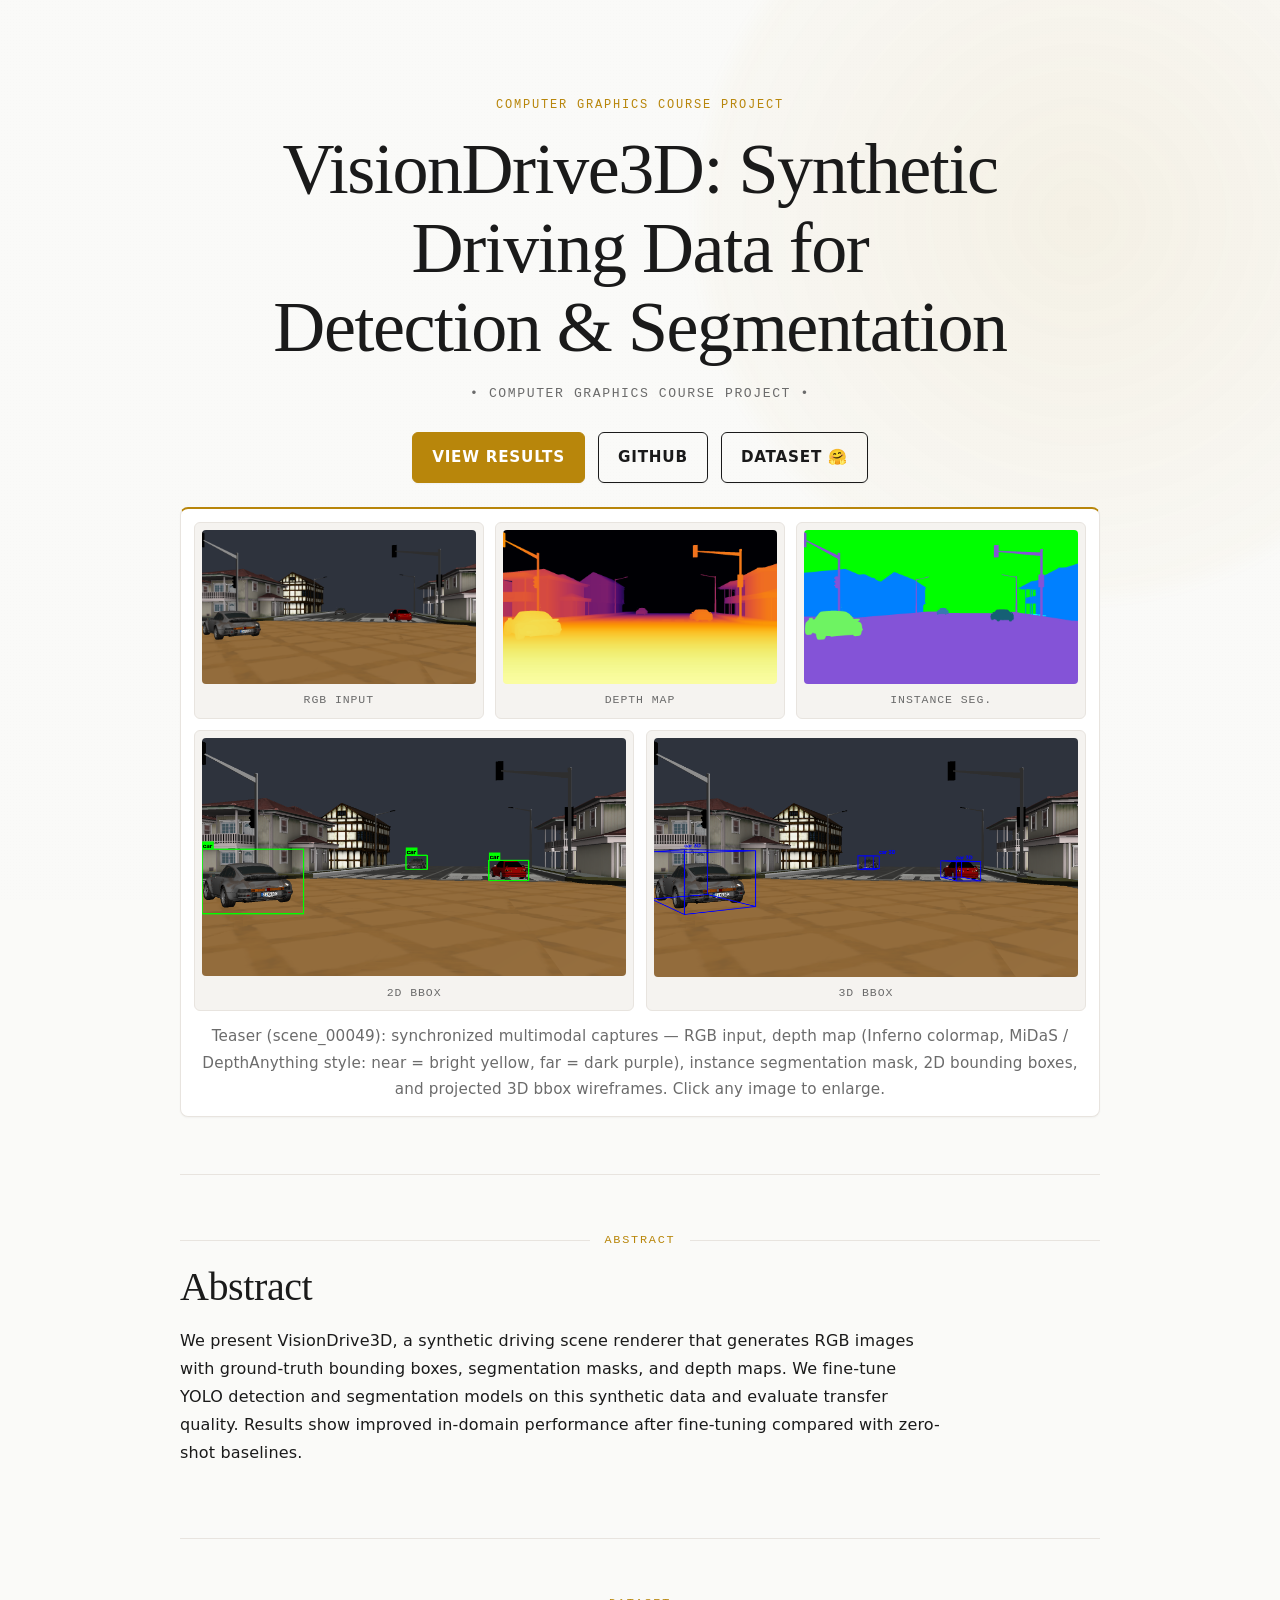
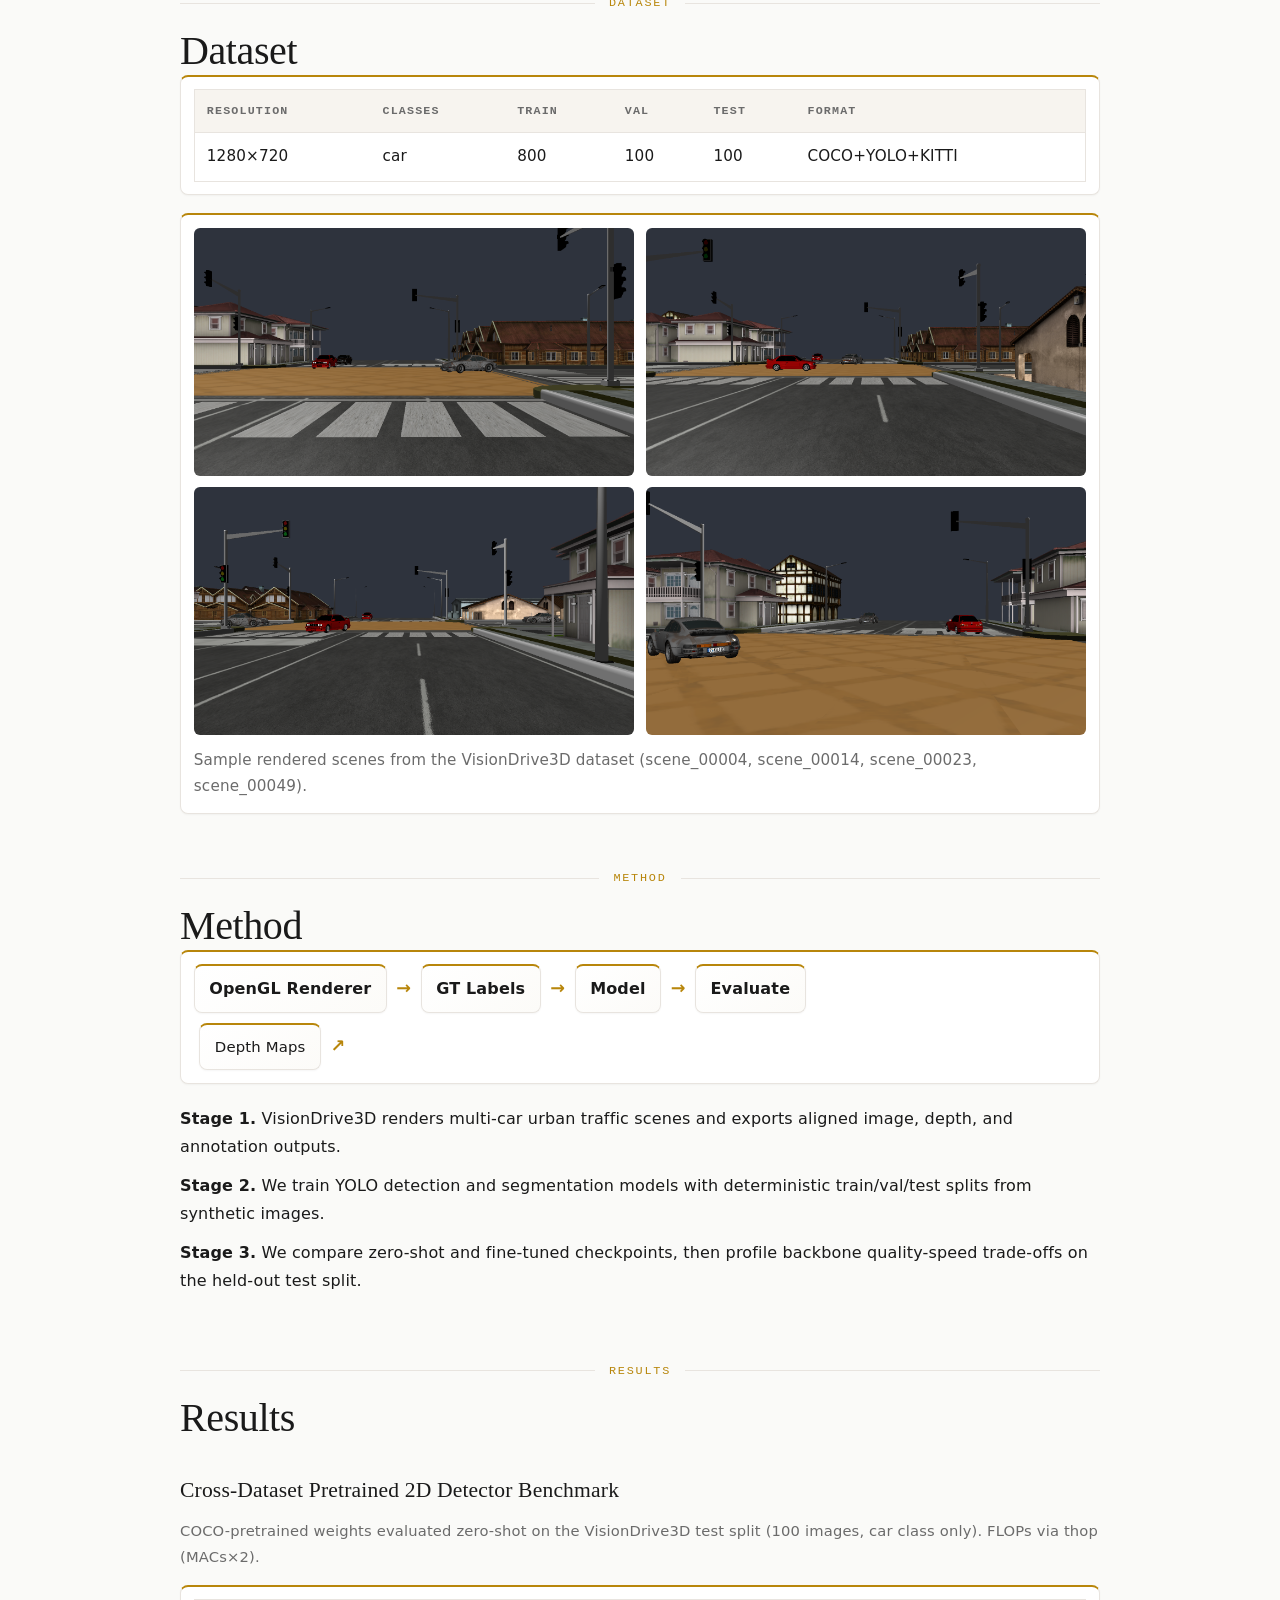
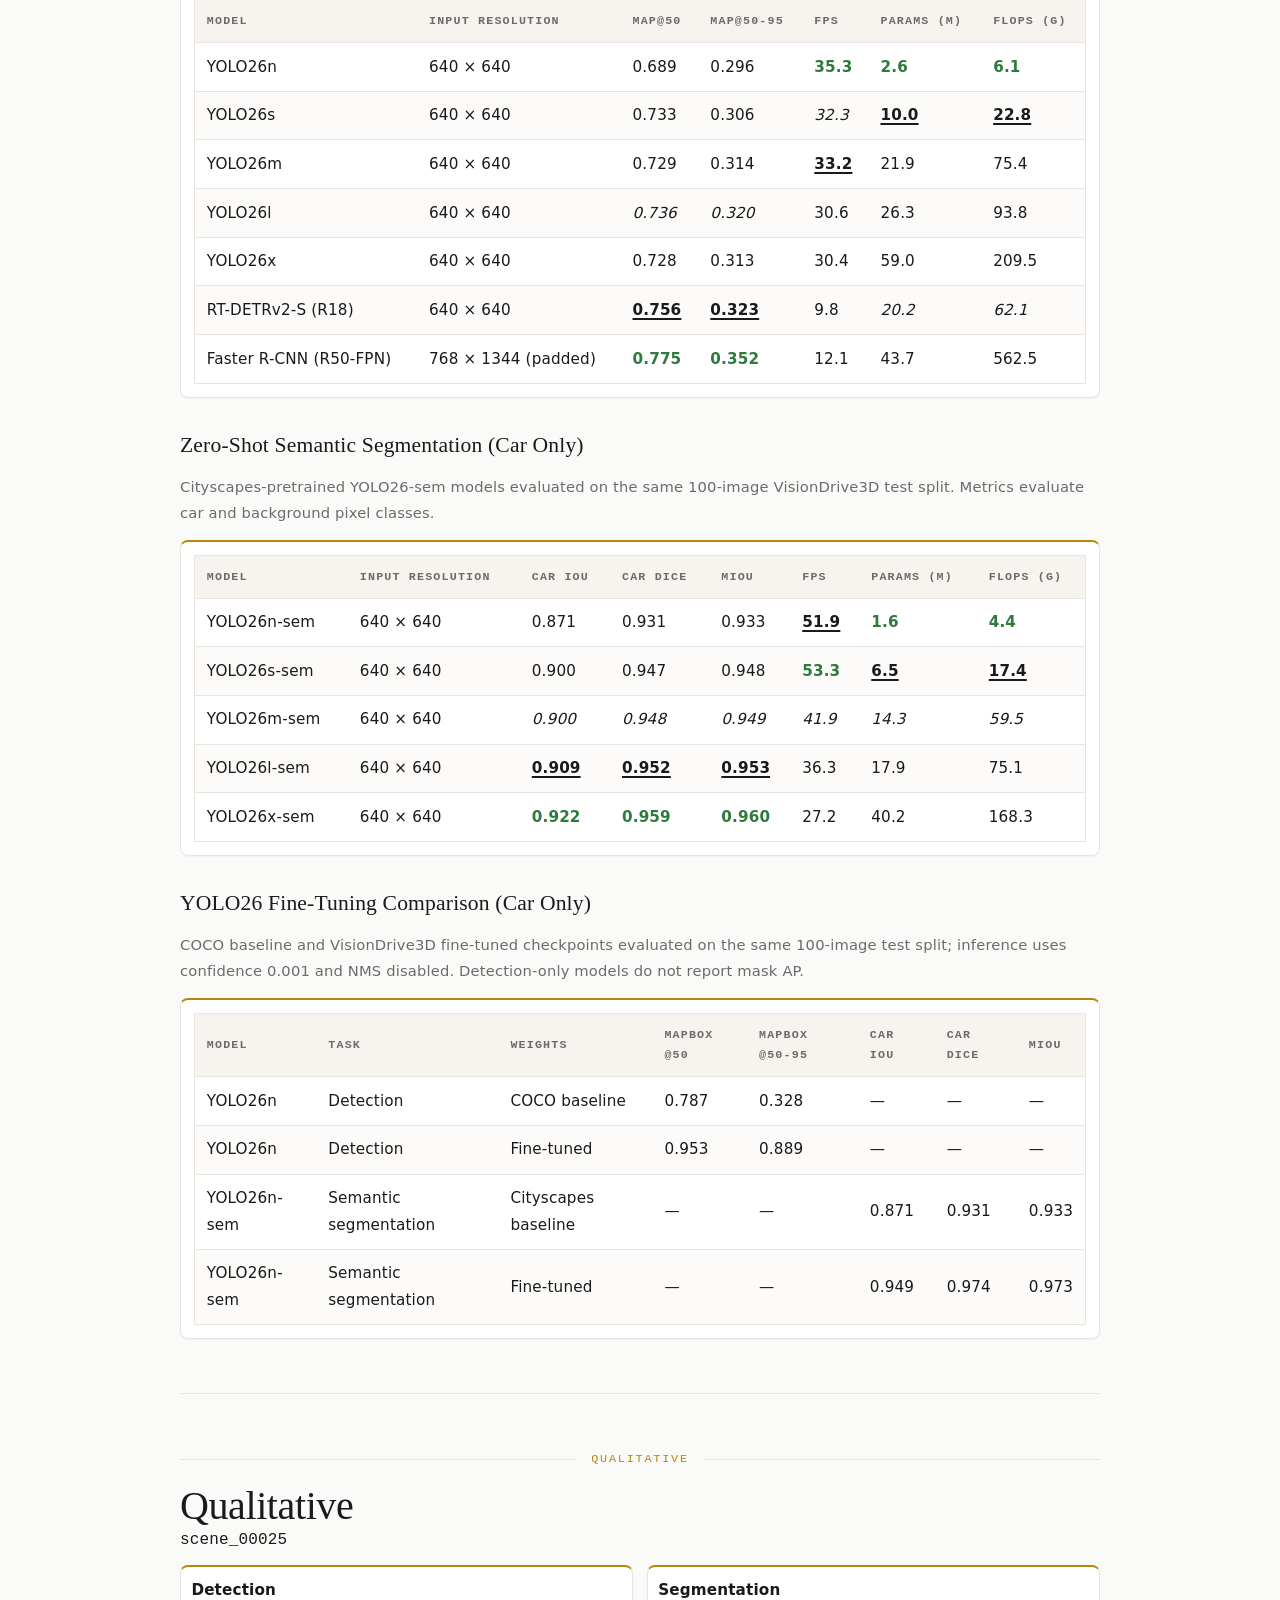
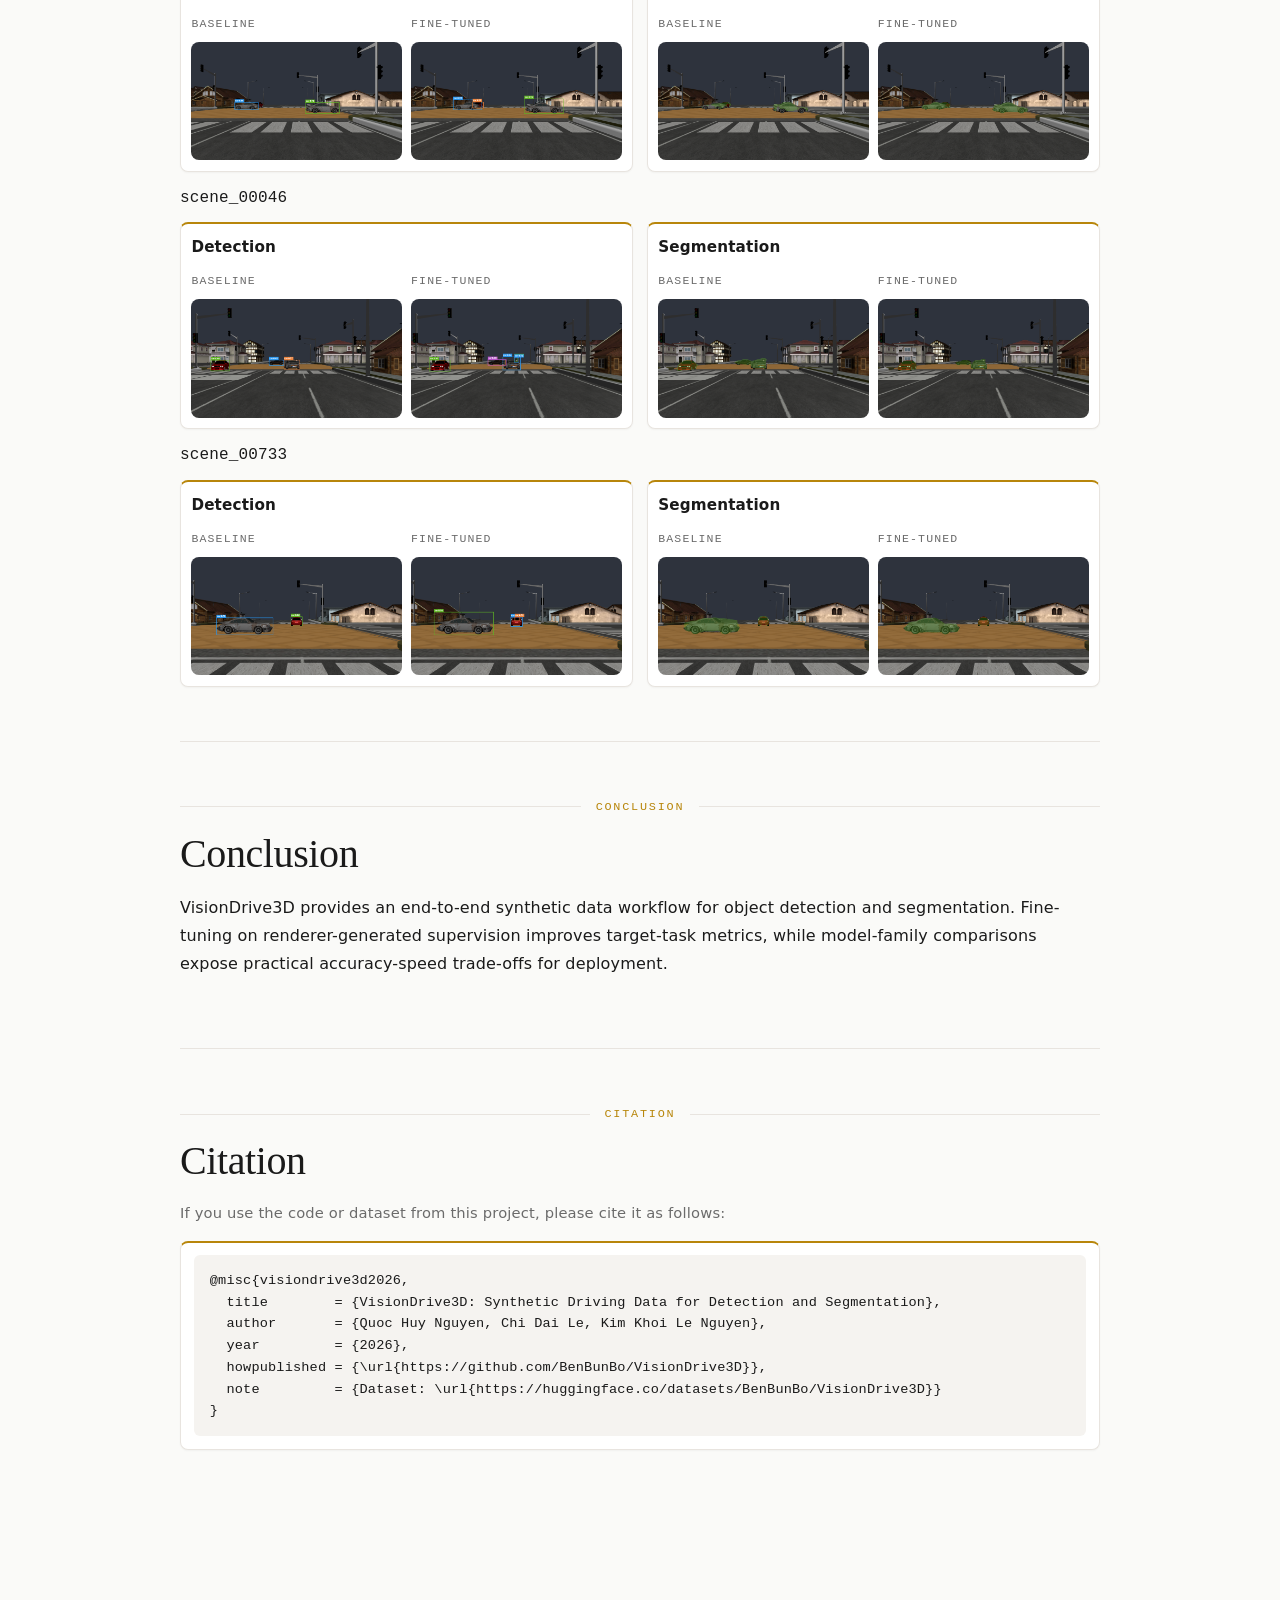
<file: docs/index.html>
<!doctype html>
<html lang="en">
  <head>
    <meta charset="utf-8" />
    <meta name="viewport" content="width=device-width, initial-scale=1" />
    <title>VisionDrive3D: Synthetic Driving Data for Detection & Segmentation</title>
    <link rel="stylesheet" href="styles.css?v=5" />
  </head>
  <body>
    <main class="page">
      <section class="hero" id="top">
        <p class="hero-kicker">Computer Graphics Course Project</p>
        <h1>VisionDrive3D: Synthetic Driving Data for Detection &amp; Segmentation</h1>
        <p class="authors"> • Computer Graphics Course Project • </p>
        <div class="hero-actions">
          <a class="btn" href="#results">View Results</a>
          <a class="btn btn-outline" href="https://github.com/BenBunBo/VisionDrive3D" target="_blank" rel="noopener noreferrer" aria-label="VisionDrive3D GitHub repository">GitHub</a>
          <a class="btn btn-outline" href="https://huggingface.co/datasets/BenBunBo/VisionDrive3D" target="_blank" rel="noopener noreferrer" aria-label="VisionDrive3D dataset on Hugging Face">Dataset 🤗</a>
        </div>
        <figure class="teaser panel">
          <div class="teaser-grid">
            <figure class="teaser-card">
              <button class="teaser-zoom" data-full="assets/images/teaser_scene_00049/rgb.png" data-caption="RGB input — scene_00049" aria-label="Enlarge RGB input">
                <img
                  src="assets/images/teaser_scene_00049/rgb.png"
                  alt="RGB input scene_00049"
                  loading="lazy"
                />
              </button>
              <figcaption>RGB input</figcaption>
            </figure>
            <figure class="teaser-card">
              <button class="teaser-zoom" data-full="assets/images/teaser_scene_00049/depth_inferno.png" data-caption="Depth map — scene_00049 (Inferno)" aria-label="Enlarge depth map">
                <img
                  src="assets/images/teaser_scene_00049/depth_inferno.png"
                  alt="Depth map of scene_00049 in Inferno colormap"
                  loading="lazy"
                />
              </button>
              <figcaption>Depth map</figcaption>
            </figure>
            <figure class="teaser-card">
              <button class="teaser-zoom" data-full="assets/images/teaser_scene_00049/instance_seg.png" data-caption="Instance segmentation — scene_00049" aria-label="Enlarge instance segmentation">
                <img
                  src="assets/images/teaser_scene_00049/instance_seg.png"
                  alt="Instance segmentation mask of scene_00049"
                  loading="lazy"
                />
              </button>
              <figcaption>Instance seg.</figcaption>
            </figure>
            <figure class="teaser-card">
              <button class="teaser-zoom" data-full="assets/images/teaser_scene_00049/bbox2d.png" data-caption="2D bounding boxes — scene_00049" aria-label="Enlarge 2D bounding boxes">
                <img
                  src="assets/images/teaser_scene_00049/bbox2d.png"
                  alt="2D bounding boxes on scene_00049"
                  loading="lazy"
                />
              </button>
              <figcaption>2D bbox</figcaption>
            </figure>
            <figure class="teaser-card">
              <button class="teaser-zoom" data-full="assets/images/teaser_scene_00049/bbox3d.png" data-caption="3D bounding boxes — scene_00049" aria-label="Enlarge 3D bounding boxes">
                <img
                  src="assets/images/teaser_scene_00049/bbox3d.png"
                  alt="3D bounding box wireframes projected on scene_00049"
                  loading="lazy"
                />
              </button>
              <figcaption>3D bbox</figcaption>
            </figure>
          </div>
          <figcaption class="teaser-caption">Teaser (scene_00049): synchronized multimodal captures — RGB input, depth map (Inferno colormap, MiDaS / DepthAnything style: near = bright yellow, far = dark purple), instance segmentation mask, 2D bounding boxes, and projected 3D bbox wireframes. Click any image to enlarge.</figcaption>
        </figure>
      </section>

      <hr />

      <section id="abstract" class="content-section">
        <div class="section-label"><span></span><p>Abstract</p><span></span></div>
        <h2>Abstract</h2>
        <p class="lead">
          We present VisionDrive3D, a synthetic driving scene renderer that generates RGB images with
          ground-truth bounding boxes, segmentation masks, and depth maps. We fine-tune YOLO detection
          and segmentation models on this synthetic data and evaluate transfer quality. Results show
          improved in-domain performance after fine-tuning compared with zero-shot baselines.
        </p>
      </section>

      <hr />

      <section id="dataset" class="content-section">
        <div class="section-label"><span></span><p>Dataset</p><span></span></div>
        <h2>Dataset</h2>
        <div class="dataset-layout">
          <div class="table-wrap panel">
            <table class="table dataset-table" id="dataset-stats-table">
              <thead>
                <tr>
                  <th>Resolution</th>
                  <th>Classes</th>
                  <th>Train</th>
                  <th>Val</th>
                  <th>Test</th>
                  <th>Format</th>
                </tr>
              </thead>
              <tbody id="dataset-stats-body">
                <tr>
                  <td>1280×720</td>
                  <td>car</td>
                  <td>800</td>
                  <td>100</td>
                  <td>100</td>
                  <td>COCO+<wbr />YOLO+<wbr />KITTI</td>
                </tr>
              </tbody>
            </table>
          </div>
          <figure class="panel">
            <div class="dataset-samples">
              <button class="teaser-zoom" data-full="assets/images/dataset/scene_00004.png" data-caption="Dataset sample — scene_00004" aria-label="Enlarge scene_00004">
                <img src="assets/images/dataset/scene_00004.png" alt="Dataset sample scene_00004" loading="lazy" />
              </button>
              <button class="teaser-zoom" data-full="assets/images/dataset/scene_00014.png" data-caption="Dataset sample — scene_00014" aria-label="Enlarge scene_00014">
                <img src="assets/images/dataset/scene_00014.png" alt="Dataset sample scene_00014" loading="lazy" />
              </button>
              <button class="teaser-zoom" data-full="assets/images/dataset/scene_00023.png" data-caption="Dataset sample — scene_00023" aria-label="Enlarge scene_00023">
                <img src="assets/images/dataset/scene_00023.png" alt="Dataset sample scene_00023" loading="lazy" />
              </button>
              <button class="teaser-zoom" data-full="assets/images/dataset/scene_00049.png" data-caption="Dataset sample — scene_00049" aria-label="Enlarge scene_00049">
                <img src="assets/images/dataset/scene_00049.png" alt="Dataset sample scene_00049" loading="lazy" />
              </button>
            </div>
            <figcaption>Sample rendered scenes from the VisionDrive3D dataset (scene_00004, scene_00014, scene_00023, scene_00049).</figcaption>
          </figure>
        </div>
      <!-- </section>

      <hr /> -->

      <section id="method" class="content-section">
        <div class="section-label"><span></span><p>Method</p><span></span></div>
        <h2>Method</h2>
        <div class="pipeline-wrap panel" aria-label="Pipeline diagram">
          <div class="pipeline">
            <div class="node">OpenGL Renderer</div>
            <div class="arrow">→</div>
            <div class="node">GT Labels</div>
            <div class="arrow">→</div>
            <div class="node">Model</div>
            <div class="arrow">→</div>
            <div class="node">Evaluate</div>
          </div>
          <div class="pipeline-sub">
            <div class="node small">Depth Maps</div>
            <div class="arrow">↗</div>
          </div>
        </div>
        <div class="method-text">
          <p>
            <strong>Stage 1.</strong> VisionDrive3D renders multi-car urban traffic scenes and exports aligned
            image, depth, and annotation outputs.
          </p>
          <p>
            <strong>Stage 2.</strong> We train YOLO detection and segmentation models with deterministic
            train/val/test splits from synthetic images.
          </p>
          <p>
            <strong>Stage 3.</strong> We compare zero-shot and fine-tuned checkpoints, then profile backbone
            quality-speed trade-offs on the held-out test split.
          </p>
        </div>
      <!-- </section>

      <hr /> -->

      <section id="results" class="content-section">
        <div class="section-label"><span></span><p>Results</p><span></span></div>
        <h2>Results</h2>

        <h3>Cross-Dataset Pretrained 2D Detector Benchmark</h3>
        <p class="notice">
          COCO-pretrained weights evaluated zero-shot on the VisionDrive3D test split
          (100 images, car class only). FLOPs via thop (MACs×2).
        </p>
        <div class="table-wrap panel">
          <table class="table" id="zeroshot-table">
            <thead>
              <tr>
                <th>Model</th>
                <th>Input Resolution</th>
                <th>mAP@50</th>
                <th>mAP@50-95</th>
                <th>FPS</th>
                <th>Params (M)</th>
                <th>FLOPs (G)</th>
              </tr>
            </thead>
            <tbody id="zeroshot-body"></tbody>
          </table>
        </div>

        <h3>Zero-Shot Semantic Segmentation (Car Only)</h3>
        <p class="notice">
          Cityscapes-pretrained YOLO26-sem models evaluated on the same 100-image VisionDrive3D test split.
          Metrics evaluate car and background pixel classes.
        </p>
        <div class="table-wrap panel">
          <table class="table" id="semantic-segmentation-table">
            <thead>
              <tr>
                <th>Model</th>
                <th>Input Resolution</th>
                <th>Car IoU</th>
                <th>Car Dice</th>
                <th>mIoU</th>
                <th>FPS</th>
                <th>Params (M)</th>
                <th>FLOPs (G)</th>
              </tr>
            </thead>
            <tbody id="semantic-segmentation-body"></tbody>
          </table>
        </div>

        <h3>YOLO26 Fine-Tuning Comparison (Car Only)</h3>
        <p class="notice">
          COCO baseline and VisionDrive3D fine-tuned checkpoints evaluated on the same 100-image test split;
          inference uses confidence 0.001 and NMS disabled. Detection-only models do not report mask AP.
        </p>
        <div class="table-wrap panel">
          <table class="table" id="yolo26-comparison-table">
            <thead>
              <tr>
                <th>Model</th>
                <th>Task</th>
                <th>Weights</th>
                <th>mAPbox @50</th>
                <th>mAPbox @50-95</th>
                <th>Car IoU</th>
                <th>Car Dice</th>
                <th>mIoU</th>
              </tr>
            </thead>
            <tbody id="yolo26-comparison-body"></tbody>
          </table>
        </div>

      </section>

      <hr />

      <section id="qualitative" class="content-section">
        <div class="section-label"><span></span><p>Qualitative</p><span></span></div>
        <h2>Qualitative</h2>
        <div class="qualitative-grid" id="qualitative-grid"></div>
      </section>

      <hr />

      <section id="conclusion" class="content-section">
        <div class="section-label"><span></span><p>Conclusion</p><span></span></div>
        <h2>Conclusion</h2>
        <p>
          VisionDrive3D provides an end-to-end synthetic data workflow for object detection and segmentation.
          Fine-tuning on renderer-generated supervision improves target-task metrics, while model-family
          comparisons expose practical accuracy-speed trade-offs for deployment.
        </p>
      </section>

      <hr />

      <section id="citation" class="content-section">
        <div class="section-label"><span></span><p>Citation</p><span></span></div>
        <h2>Citation</h2>
        <p class="notice">
          If you use the code or dataset from this project, please cite it as follows:
        </p>
        <div class="panel bibtex-wrap">
          <pre class="bibtex"><code>@misc{visiondrive3d2026,
  title        = {VisionDrive3D: Synthetic Driving Data for Detection and Segmentation},
  author       = {Quoc Huy Nguyen, Chi Dai Le, Kim Khoi Le Nguyen},
  year         = {2026},
  howpublished = {\url{https://github.com/BenBunBo/VisionDrive3D}},
  note         = {Dataset: \url{https://huggingface.co/datasets/BenBunBo/VisionDrive3D}}
}</code></pre>
        </div>
      </section>
    </main>

    <div class="lightbox" id="lightbox" hidden>
      <button class="lightbox-close" id="lightbox-close" aria-label="Close">&times;</button>
      <img id="lightbox-img" alt="" />
      <div class="lightbox-pair" id="lightbox-pair" hidden>
        <figure>
          <img id="lightbox-baseline-img" alt="Baseline result" />
          <figcaption>Baseline</figcaption>
        </figure>
        <figure>
          <img id="lightbox-finetuned-img" alt="Fine-tuned result" />
          <figcaption>Fine-tuned</figcaption>
        </figure>
      </div>
      <figcaption id="lightbox-caption"></figcaption>
    </div>

    <script src="script.js?v=9"></script>
  </body>
</html>
</file>
<file: docs/styles.css>
:root {
  --background: #fafaf8;
  --foreground: #1a1a1a;
  --muted: #f5f3f0;
  --muted-foreground: #6b6b6b;
  --accent: #b8860b;
  --accent-secondary: #d4a84b;
  --accent-foreground: #ffffff;
  --border: #e8e4df;
  --card: #ffffff;
  --ring: #b8860b;
  --rule: 1px solid #e8e4df;
  --shadow-sm: 0 1px 2px rgba(26, 26, 26, 0.04);
  --shadow-md: 0 4px 12px rgba(26, 26, 26, 0.06);
  --shadow-lg: 0 8px 24px rgba(26, 26, 26, 0.08);
}

* {
  box-sizing: border-box;
}

html {
  scroll-behavior: smooth;
}

body {
  margin: 0;
  background: var(--background);
  color: var(--foreground);
  font-family: "Source Sans 3", "Avenir Next", "Segoe UI", system-ui, sans-serif;
  font-size: 16px;
  letter-spacing: 0.01em;
  line-height: 1.75;
  position: relative;
}

body::before {
  content: "";
  position: fixed;
  inset: 0;
  pointer-events: none;
  background-image: radial-gradient(rgba(26, 26, 26, 0.035) 0.45px, transparent 0.45px);
  background-size: 3px 3px;
  opacity: 0.2;
  z-index: -2;
}

body::after {
  content: "";
  position: fixed;
  width: min(70vw, 760px);
  height: min(70vw, 760px);
  top: -18%;
  right: -14%;
  border-radius: 50%;
  background: radial-gradient(circle, rgba(184, 134, 11, 0.08), rgba(184, 134, 11, 0));
  filter: blur(8px);
  pointer-events: none;
  z-index: -1;
}

.page {
  max-width: 960px;
  margin: 0 auto;
  padding: 28px 20px 64px;
}

h1,
h2,
h3 {
  color: var(--foreground);
  font-family: "Playfair Display", "Bodoni MT", "Book Antiqua", Georgia, serif;
  font-weight: 500;
  margin: 0;
}

h1 {
  font-size: clamp(2.3rem, 7vw, 4.5rem);
  letter-spacing: -0.02em;
  line-height: 1.1;
  text-wrap: balance;
}

h2 {
  font-size: clamp(1.9rem, 4.5vw, 2.5rem);
  letter-spacing: -0.01em;
  line-height: 1.2;
}

h3 {
  margin: 2.1rem 0 0.85rem;
  font-size: 1.35rem;
  line-height: 1.3;
}

p,
li,
figcaption,
.table {
  color: var(--foreground);
}

a {
  color: var(--accent);
  text-underline-offset: 4px;
}

a:hover {
  color: var(--accent-secondary);
}

hr {
  border: 0;
  border-top: var(--rule);
  margin: 0;
}

img {
  display: block;
  max-width: 100%;
  height: auto;
  border-radius: 8px;
}

figure {
  margin: 0;
}

figcaption {
  margin-top: 0.75rem;
  color: var(--muted-foreground);
  font-size: 0.95rem;
}

.hero {
  padding: 4.2rem 0 3.6rem;
  text-align: center;
}

.hero-kicker {
  margin: 0 0 0.85rem;
  color: var(--accent);
  font-family: "IBM Plex Mono", "SFMono-Regular", Menlo, Consolas, monospace;
  font-size: 0.75rem;
  font-weight: 500;
  letter-spacing: 0.15em;
  text-transform: uppercase;
}

.authors {
  margin: 1rem auto 1.6rem;
  color: var(--muted-foreground);
  font-family: "IBM Plex Mono", "SFMono-Regular", Menlo, Consolas, monospace;
  font-size: 0.82rem;
  letter-spacing: 0.12em;
  text-transform: uppercase;
}

.hero-actions {
  display: flex;
  justify-content: center;
  flex-wrap: wrap;
  gap: 0.8rem;
  margin-bottom: 1.5rem;
}

.btn {
  min-height: 44px;
  display: inline-flex;
  align-items: center;
  justify-content: center;
  gap: 0.35rem;
  padding: 0.7rem 1.2rem;
  border-radius: 6px;
  border: 1px solid var(--accent);
  background: var(--accent);
  color: var(--accent-foreground);
  text-decoration: none;
  font-family: "Source Sans 3", "Avenir Next", "Segoe UI", system-ui, sans-serif;
  font-size: 0.95rem;
  font-weight: 600;
  letter-spacing: 0.05em;
  text-transform: uppercase;
  touch-action: manipulation;
  box-shadow: var(--shadow-sm);
  transition: background-color 200ms ease-out, border-color 200ms ease-out, color 200ms ease-out,
    box-shadow 200ms ease-out, transform 200ms ease-out;
}

.btn:hover {
  background: var(--accent-secondary);
  border-color: var(--accent-secondary);
  box-shadow: var(--shadow-md);
  transform: translateY(-1px);
}

.btn:active {
  transform: translateY(0);
}

.btn:focus-visible {
  outline: none;
  box-shadow: 0 0 0 2px var(--ring), 0 0 0 5px rgba(184, 134, 11, 0.18);
}

.btn-outline {
  background: transparent;
  color: var(--foreground);
  border-color: var(--foreground);
}

.btn-outline:hover {
  background: var(--muted);
  color: var(--accent);
  border-color: var(--accent);
}

.content-section {
  padding: 3.4rem 0;
}

.section-label {
  display: flex;
  align-items: center;
  gap: 0.9rem;
  margin-bottom: 0.8rem;
}

.section-label span {
  height: 1px;
  background: var(--border);
  flex: 1;
}

.section-label p {
  margin: 0;
  color: var(--accent);
  font-family: "IBM Plex Mono", "SFMono-Regular", Menlo, Consolas, monospace;
  font-size: 0.74rem;
  font-weight: 500;
  letter-spacing: 0.15em;
  text-transform: uppercase;
  white-space: nowrap;
}

.lead {
  max-width: 75ch;
  color: var(--foreground);
}

.panel {
  background: var(--card);
  border: var(--rule);
  border-top: 2px solid var(--accent);
  border-radius: 8px;
  padding: 0.8rem;
  box-shadow: var(--shadow-sm);
}

.dataset-layout {
  display: grid;
  gap: 1.1rem;
}

.dataset-table,
.table.dataset-table {
  min-width: 0;
  table-layout: auto;
  white-space: normal;
}

.dataset-table th,
.dataset-table td {
  text-align: center;
  padding: 0.6rem 0.4rem;
  overflow-wrap: normal;
  word-break: keep-all;
}

.dataset-samples {
  display: grid;
  gap: 0.7rem;
  grid-template-columns: repeat(2, minmax(0, 1fr));
}

.dataset-samples img {
  width: 100%;
  border-radius: 6px;
}

.pipeline-wrap {
  margin-bottom: 1.3rem;
}

.pipeline,
.pipeline-sub {
  display: flex;
  flex-wrap: wrap;
  align-items: center;
  gap: 0.6rem;
}

.pipeline-sub {
  margin-top: 0.65rem;
  margin-left: 0.35rem;
}

.node {
  background: linear-gradient(145deg, #ffffff, #fcfbf8);
  border: var(--rule);
  border-top: 2px solid var(--accent);
  color: var(--foreground);
  border-radius: 8px;
  padding: 0.55rem 0.9rem;
  box-shadow: var(--shadow-sm);
  font-family: "Source Sans 3", "Avenir Next", "Segoe UI", system-ui, sans-serif;
  font-weight: 600;
  letter-spacing: 0.01em;
}

.node.small {
  font-size: 0.93rem;
  font-weight: 500;
}

.arrow {
  color: var(--accent);
  font-size: 1.1rem;
  font-weight: 700;
}

.method-text p {
  margin: 0.7rem 0;
}

.table-wrap {
  overflow-x: auto;
  border-radius: 8px;
}

.table {
  width: 100%;
  border-collapse: collapse;
  font-size: 0.95rem;
  border: var(--rule);
  min-width: 560px;
  background: var(--card);
}

.table thead {
  background: #f7f4ef;
}

.table th,
.table td {
  text-align: left;
  padding: 0.66rem 0.75rem;
  border-bottom: var(--rule);
}

.table th {
  font-family: "IBM Plex Mono", "SFMono-Regular", Menlo, Consolas, monospace;
  font-size: 0.73rem;
  letter-spacing: 0.1em;
  font-weight: 600;
  text-transform: uppercase;
  color: var(--muted-foreground);
}

.table tbody tr:nth-child(even) {
  background: #fcfbf9;
}

.table tbody tr:hover {
  background: #f4efe4;
}

.best {
  color: #2f7a3d;
  font-weight: 700;
}

.second-best {
  text-decoration: underline;
  text-decoration-thickness: 2px;
  text-underline-offset: 3px;
  font-weight: 600;
}

.third-best {
  font-style: italic;
  font-weight: 500;
}

.qualitative-grid {
  display: grid;
  gap: 1rem;
}

.qual-row {
  display: grid;
  gap: 0.85rem;
  grid-template-columns: repeat(2, minmax(0, 1fr));
}

.qual-scene-title {
  grid-column: 1 / -1;
  margin: 0;
  font-family: "IBM Plex Mono", "SFMono-Regular", Menlo, Consolas, monospace;
  font-size: 1rem;
}

.qual-card {
  border: var(--rule);
  border-top: 2px solid var(--accent);
  border-radius: 8px;
  background: var(--card);
  box-shadow: var(--shadow-sm);
  padding: 0.65rem;
}

.qual-card h4 {
  margin: 0 0 0.65rem;
  font-size: 0.95rem;
}

.qual-preview-pair {
  display: grid;
  grid-template-columns: repeat(2, minmax(0, 1fr));
  gap: 0.55rem;
}

.qual-result p {
  margin: 0 0 0.48rem;
  color: var(--muted-foreground);
  font-family: "IBM Plex Mono", "SFMono-Regular", Menlo, Consolas, monospace;
  font-size: 0.72rem;
  letter-spacing: 0.1em;
  text-transform: uppercase;
}

.qual-card img {
  width: 100%;
  transition: transform 200ms ease-out, box-shadow 200ms ease-out;
}

.qual-zoom {
  display: block;
  width: 100%;
  padding: 0;
  border: 0;
  background: transparent;
  cursor: zoom-in;
}

.qual-zoom:focus-visible {
  outline: 2px solid var(--accent);
  outline-offset: 3px;
}

.qual-card:hover img {
  transform: scale(1.02);
  box-shadow: var(--shadow-md);
}

.teaser-grid {
  display: grid;
  gap: 0.7rem;
  grid-template-columns: repeat(6, minmax(0, 1fr));
}

.teaser-grid > :nth-child(1) { grid-column: span 2; }
.teaser-grid > :nth-child(2) { grid-column: span 2; }
.teaser-grid > :nth-child(3) { grid-column: span 2; }
.teaser-grid > :nth-child(4) { grid-column: span 3; }
.teaser-grid > :nth-child(5) { grid-column: span 3; }

.teaser-zoom {
  display: block;
  width: 100%;
  padding: 0;
  border: 0;
  background: transparent;
  cursor: zoom-in;
  text-align: left;
}

.teaser-card {
  margin: 0;
  border: var(--rule);
  border-radius: 6px;
  background: var(--muted);
  padding: 0.45rem;
}

.teaser-card img {
  width: 100%;
  border-radius: 4px;
}

.teaser-card figcaption {
  margin-top: 0.4rem;
  color: var(--muted-foreground);
  font-family: "IBM Plex Mono", "SFMono-Regular", Menlo, Consolas, monospace;
  font-size: 0.72rem;
  letter-spacing: 0.08em;
  text-transform: uppercase;
  text-align: center;
}

.teaser-caption {
  margin-top: 0.75rem;
  text-align: center;
}

.lightbox {
  position: fixed;
  inset: 0;
  background: rgba(0, 0, 0, 0.85);
  display: flex;
  flex-direction: column;
  align-items: center;
  justify-content: center;
  gap: 0.6rem;
  z-index: 1000;
}

.lightbox[hidden] {
  display: none !important;
}

.lightbox img {
  max-width: 90vw;
  max-height: 80vh;
  object-fit: contain;
}

.lightbox-pair {
  display: grid;
  grid-template-columns: repeat(2, minmax(0, 1fr));
  align-items: center;
  gap: 1rem;
  width: min(94vw, 1500px);
}

.lightbox-pair[hidden] {
  display: none !important;
}

.lightbox-pair figure {
  min-width: 0;
  margin: 0;
  text-align: center;
}

.lightbox-pair img {
  max-width: 100%;
  max-height: 76vh;
}

.lightbox-pair figcaption {
  margin-top: 0.45rem;
  color: #f5f3f0;
}

.lightbox figcaption {
  color: #f5f3f0;
  font-size: 0.95rem;
}

.lightbox-close {
  position: absolute;
  top: 1.2rem;
  right: 1.5rem;
  background: transparent;
  border: 0;
  color: #f5f3f0;
  font-size: 2rem;
  line-height: 1;
  cursor: pointer;
}

.latest-grid {
  display: grid;
  gap: 1rem;
  grid-template-columns: repeat(2, minmax(0, 1fr));
  margin-top: 0.9rem;
}

.links {
  margin: 0;
  padding-left: 1.2rem;
}

.bibtex-wrap {
  overflow-x: auto;
}

.bibtex {
  margin: 0;
  padding: 0.9rem 1rem;
  overflow-x: auto;
  background: var(--muted);
  border-radius: 6px;
  font-family: "IBM Plex Mono", "SFMono-Regular", Menlo, Consolas, monospace;
  font-size: 0.85rem;
  line-height: 1.6;
  white-space: pre;
}

.links li {
  margin: 0.5rem 0;
}

.notice {
  color: var(--muted-foreground);
  font-size: 0.92rem;
}

@media (max-width: 880px) {
  .table {
    min-width: 0;
  }

  .qual-row {
    grid-template-columns: repeat(2, minmax(0, 1fr));
  }
}

@media (max-width: 760px) {
  .page {
    padding: 20px 14px 38px;
  }

  .hero {
    padding-top: 3rem;
    padding-bottom: 2.6rem;
  }

  .hero-actions {
    flex-direction: column;
    align-items: stretch;
  }

  .btn {
    width: 100%;
  }

  .content-section {
    padding: 2.4rem 0;
  }

  .section-label {
    gap: 0.5rem;
  }

  .qual-row {
    grid-template-columns: 1fr;
  }

  .lightbox-pair {
    grid-template-columns: 1fr;
    gap: 0.5rem;
    max-height: 88vh;
    overflow-y: auto;
  }

  .lightbox-pair img {
    max-height: 38vh;
  }

  .latest-grid {
    grid-template-columns: 1fr;
  }

  .teaser-grid {
    grid-template-columns: repeat(2, minmax(0, 1fr));
  }

  .teaser-grid > :nth-child(n) {
    grid-column: span 1;
  }

  .teaser-grid > :nth-child(5) {
    grid-column: span 2;
  }

  .table-wrap {
    padding-bottom: 0.2rem;
  }

  .table {
    white-space: nowrap;
    min-width: 620px;
  }
}

@media (prefers-reduced-motion: reduce) {
  *,
  *::before,
  *::after {
    animation-duration: 1ms !important;
    animation-iteration-count: 1 !important;
    transition-duration: 1ms !important;
    scroll-behavior: auto !important;
  }
}
</file>
